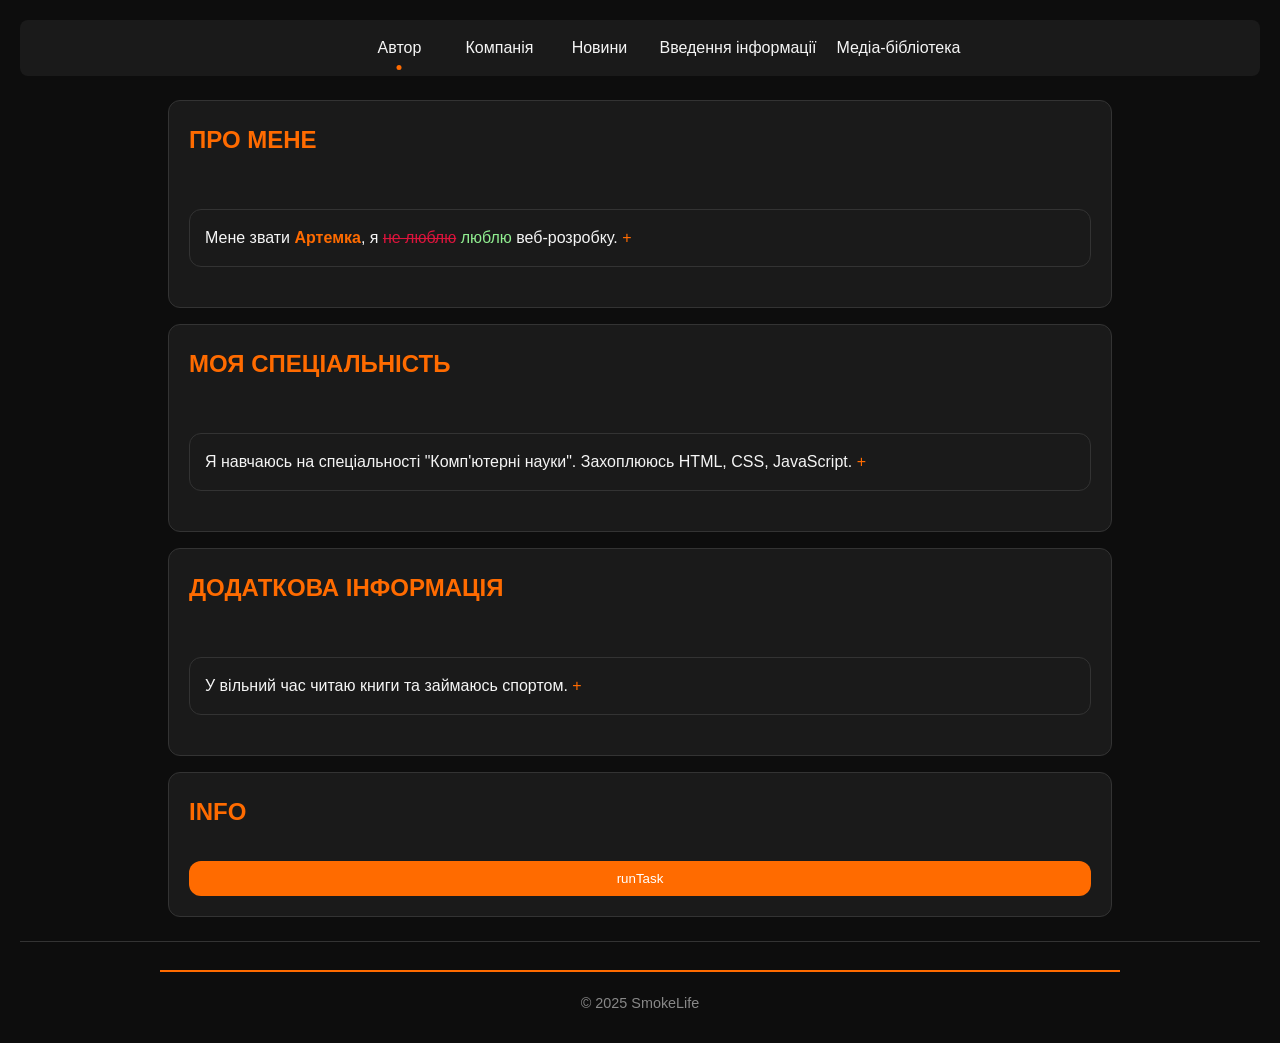
<file: src/author.html>
<!DOCTYPE html>
<html lang="uk">

<head>
	<meta charset="UTF-8">
	<meta name="author" content="Студент Артемка">
	<title>Автор проєкту</title>
	<link rel="stylesheet" href="css/style.css">

	<style>
		#about b {
			color: var(--color-accent);
		}

		#about s {
			color: crimson;
		}

		#about>span {
			color: lightgreen;
		}
	</style>

	<script>
		// Task1
		const pageLoaded = () => {
			console.log('Page loaded.')
		}

		const pageResized = () => {
			console.log('Page resized.')
		}
	</script>

</head>


<body onload="pageLoaded()" onresize="pageResized()">
	<div class="wrapper">
		<!-- Header & Navigation -->
		<header class="header">
			<div class="header__conainer">
				<nav class="nav">
					<ul class="nav-list">
						<li class="nav-item active"><a href="author.html">Автор</a></li>
						<li class="nav-item"><a href="company.html">Компанія</a></li>
						<li class="nav-item"><a href="news.html">Новини</a></li>
						<li class="nav-item"><a href="user.html">Введення інформації</a></li>
						<li class="nav-item"><a href="media.html">Медіа-бібліотека</a></li>
					</ul>
				</nav>
			</div>
		</header>

		<!-- Main content -->
		<main class="main">
			<div class="main__container">

				<section id="about-section" class="section">
					<h1 class="section-title">Про мене</h1>
					<article class="article">
						<p id="about" title="Автор" class="article-text">
							Мене звати <b title="ім'я" id="b1">Артемка</b>, я
							<s id="s1">не люблю</s>
							<span title="факт">люблю</span> веб-розробку.
						</p>
					</article>
				</section>

				<section id="study-section" class="section">
					<h2 class="section-title">Моя спеціальність</h2>
					<article class="article">
						<p id="study" title="Навчання">
							Я навчаюсь на спеціальності "Комп'ютерні науки".
							Захоплююсь HTML, CSS, JavaScript.
						</p>
					</article>
				</section>

				<section id="hobby-section" class="section">
					<h2 class="section-title">Додаткова інформація</h2>
					<article class="article">
						<p id="hobby" title="Хобі">
							У вільний час читаю книги та займаюсь спортом.
						</p>
					</article>
				</section>

				<section id="study-section" class="section">
					<h2 class="section-title">Info</h2>
					<button id="runTask">runTask</button>
				</section>
			</div>
		</main>

		<!-- Footer -->
		<footer class="footer">
			<div class="footer__container">
				<hr class="divider">
				<p class="footer-text">© 2025 SmokeLife</p>
			</div>
		</footer>
	</div>

	<script src="js/script.js"></script>

</body>

</html>
</file>
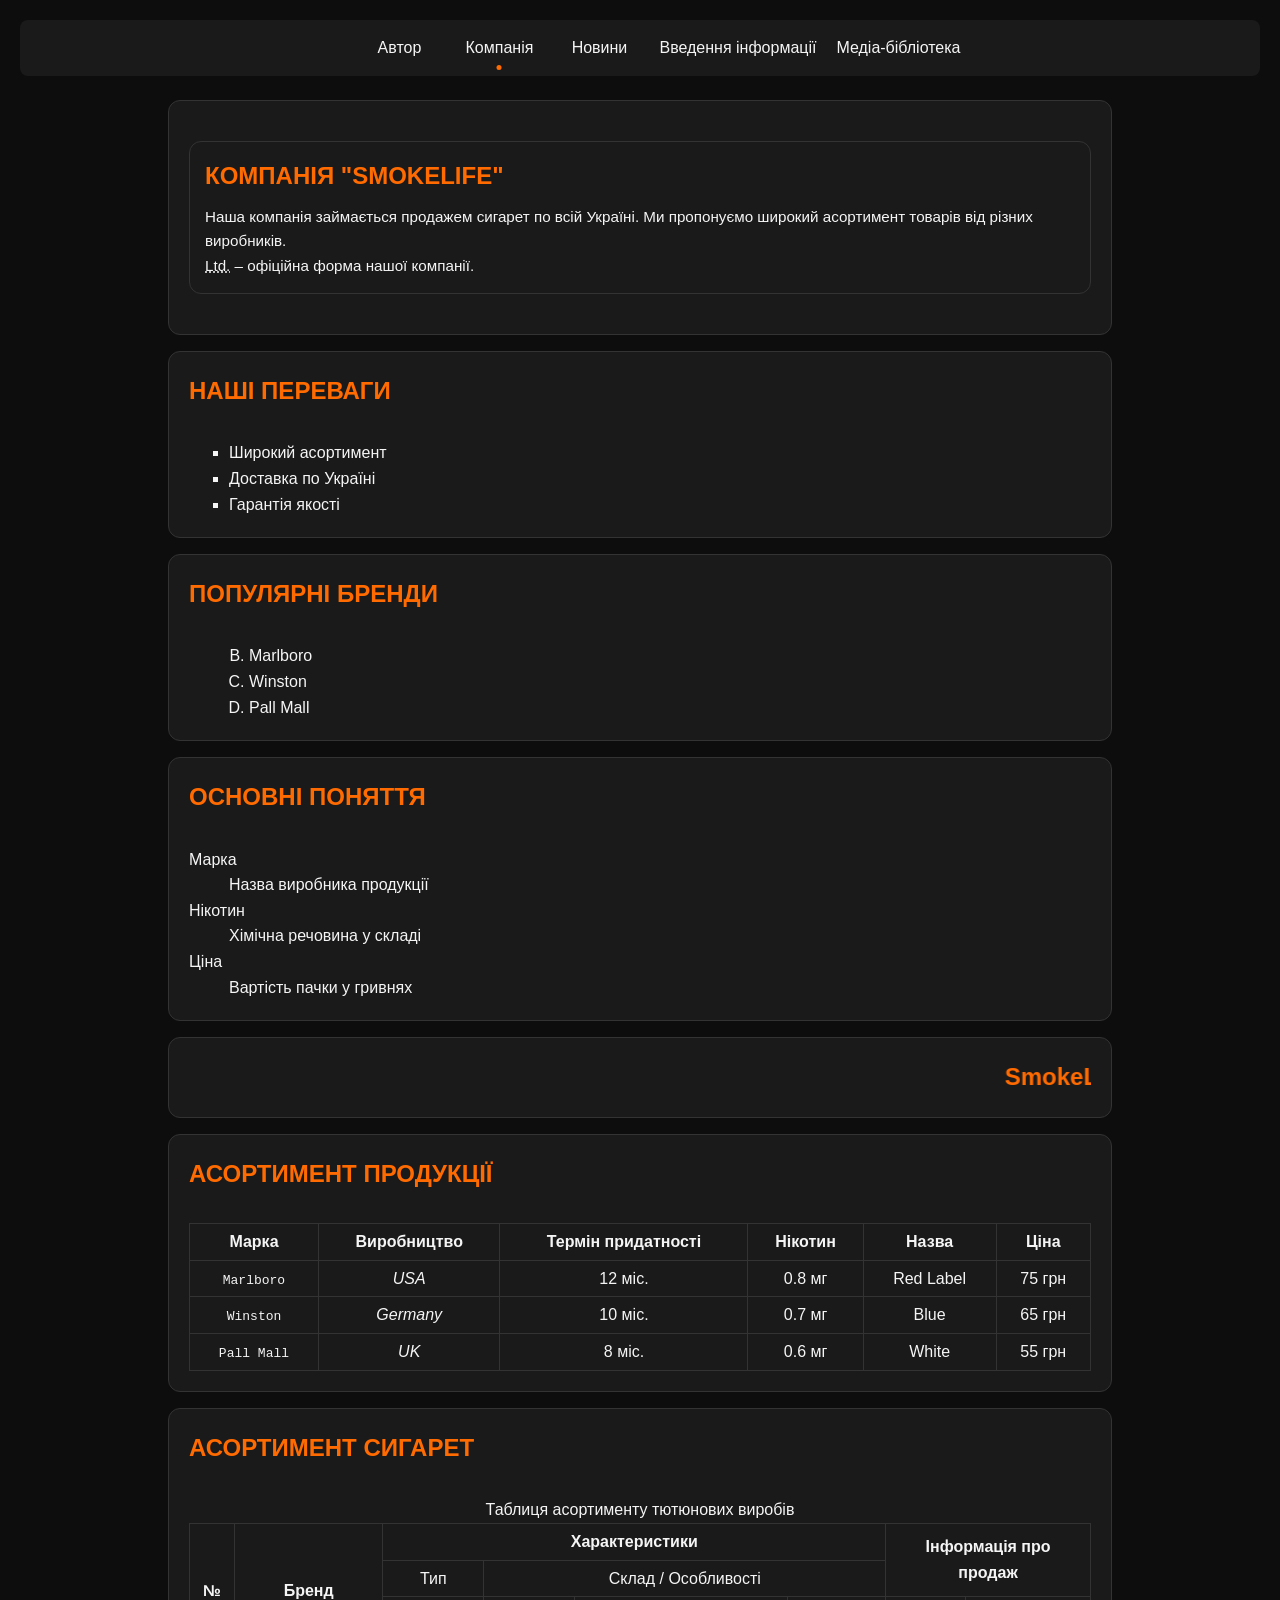
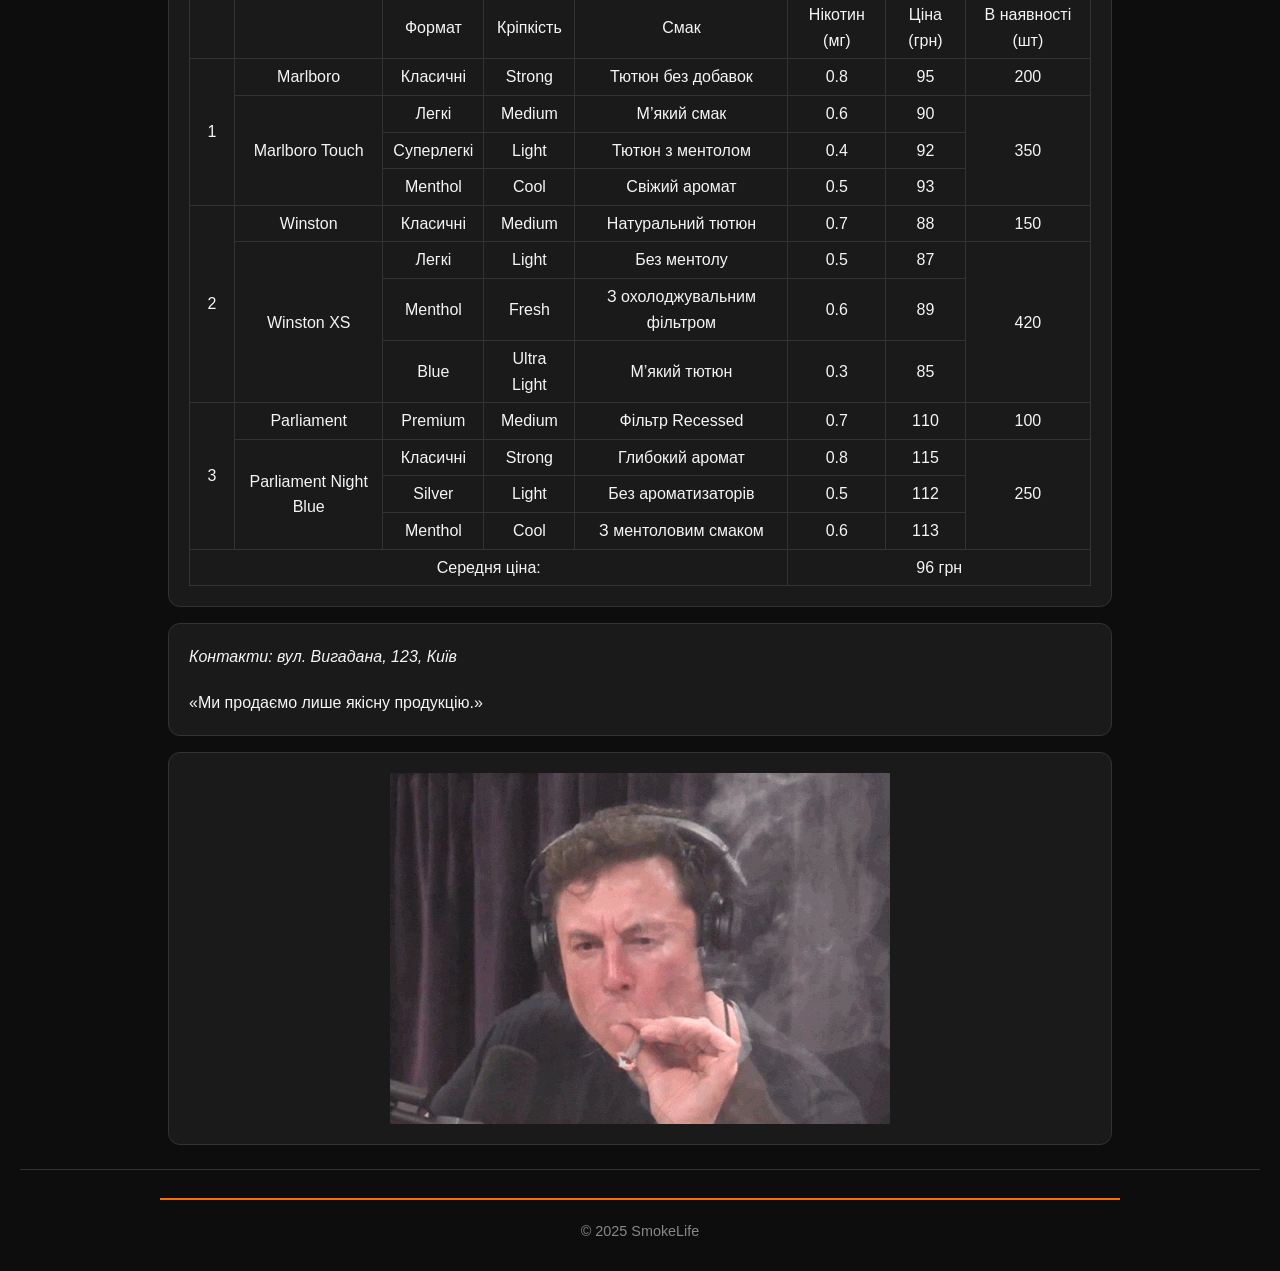
<file: src/company.html>
<!DOCTYPE html>
<html lang="uk">

<head>
	<meta charset="UTF-8">
	<meta name="author" content="Студент Артемка">
	<title>Компанія "SmokeLife"</title>
	<link rel="stylesheet" href="css/style.css">

	<style>
		.product-table {
			width: 100%;
		}

		.logo-img {
			margin: 0 auto;
			width: fit-content;
		}
	</style>
</head>


<body>
	<div class="wrapper">
		<!-- Header & Navigation -->
		<header class="header">
			<div class="header__conainer">
				<nav class="nav">
					<ul class="nav-list">
						<li class="nav-item"><a href="author.html">Автор</a></li>
						<li class="nav-item active"><a href="company.html">Компанія</a></li>
						<li class="nav-item"><a href="news.html">Новини</a></li>
						<li class="nav-item"><a href="user.html">Введення інформації</a></li>
						<li class="nav-item"><a href="media.html">Медіа-бібліотека</a></li>
					</ul>
				</nav>
			</div>
		</header>

		<!-- Main content -->
		<main class="main">
			<div class="main__container">
				<!-- Company Intro -->
				<section id="company-intro" class="section">
					<div class="block">
						<article class="company-description">
							<h2 class="section-title">Компанія "SmokeLife"</h2>
							<p>
								Наша компанія займається продажем сигарет по всій Україні.
								Ми пропонуємо широкий асортимент товарів від різних виробників.
							</p>
							<p>
								<abbr class="short" title="Limited">Ltd.</abbr> – офіційна форма нашої компанії.
							</p>
						</article>
					</div>
				</section>

				<!-- Bulleted list -->
				<section class="section">
					<h2 class="section-title">Наші переваги</h2>
					<ul type="square" title="Список переваг">
						<li class="adv-item">Широкий асортимент</li>
						<li class="adv-item">Доставка по Україні</li>
						<li class="adv-item">Гарантія якості</li>
					</ul>
				</section>

				<!-- Numbered list -->
				<section class="section">
					<h2 class="section-title">Популярні бренди</h2>
					<ol type="A" start="2" style="margin-left:20px;">
						<li value="2" class="brand-item">Marlboro</li>
						<li class="brand-item">Winston</li>
						<li class="brand-item">Pall Mall</li>
					</ol>
				</section>

				<!-- List of definitions -->
				<section class="section">
					<h2 class="section-title">Основні поняття</h2>
					<dl class="definitions" id="defs" title="Терміни компанії">
						<dt title="марка сигарет" class="term">Марка</dt>
						<dd>Назва виробника продукції</dd>
						<dt title="нікотин" class="term">Нікотин</dt>
						<dd>Хімічна речовина у складі</dd>
						<dt title="ціна" class="term">Ціна</dt>
						<dd>Вартість пачки у гривнях</dd>
					</dl>
				</section>

				<!-- marquee -->
				<section class="section marquee-section">
					<marquee scrollamount="5" title="Реклама" id="runtext">
						SmokeLife – тільки якість, тільки оригінал!
					</marquee>
				</section>

				<!-- Products Table -->
				<section id="products" class="section">
					<h2 class="section-title">Асортимент продукції</h2>
					<table class="product-table">
						<thead>
							<tr>
								<th>Марка</th>
								<th>Виробництво</th>
								<th>Термін придатності</th>
								<th>Нікотин</th>
								<th>Назва</th>
								<th>Ціна</th>
							</tr>
						</thead>
						<tbody>
							<tr>
								<td><code id="c1" title="марка">Marlboro</code></td>
								<td><var id="v1" title="виробник">USA</var></td>
								<td>12 міс.</td>
								<td>0.8 мг</td>
								<td>Red Label</td>
								<td>75 грн</td>
							</tr>
							<tr>
								<td><code id="c2" title="марка">Winston</code></td>
								<td><var id="v2" title="виробник">Germany</var></td>
								<td>10 міс.</td>
								<td>0.7 мг</td>
								<td>Blue</td>
								<td>65 грн</td>
							</tr>
							<tr>
								<td><code id="c3" title="марка">Pall Mall</code></td>
								<td><var id="v3" title="виробник">UK</var></td>
								<td>8 міс.</td>
								<td>0.6 мг</td>
								<td>White</td>
								<td>55 грн</td>
							</tr>
						</tbody>
					</table>
				</section>

				<!-- Table -->
				<section class="section">
					<h2 class="section-title">Асортимент сигарет</h2>
					<table border="1" cellspacing="0" cellpadding="4">
						<caption>Таблиця асортименту тютюнових виробів</caption>
						<thead>
							<tr>
								<th rowspan="3">№</th>
								<th rowspan="3">Бренд</th>
								<th colspan="4">Характеристики</th>
								<th rowspan="2" colspan="2">Інформація про продаж</th>
							</tr>
							<tr>
								<td>Тип</td>
								<td colspan="3">Склад / Особливості</td>
							</tr>
							<tr>
								<td>Формат</td>
								<td>Кріпкість</td>
								<td>Смак</td>
								<td>Нікотин (мг)</td>
								<td>Ціна (грн)</td>
								<td>В наявності (шт)</td>
							</tr>
						</thead>

						<tbody>
							<tr>
								<td rowspan="4" style="width: 5%;">1</td>
								<td>Marlboro</td>
								<td>Класичні</td>
								<td>Strong</td>
								<td>Тютюн без добавок</td>
								<td>0.8</td>
								<td>95</td>
								<td>200</td>
							</tr>
							<tr>
								<td rowspan="3">Marlboro Touch</td>
								<td>Легкі</td>
								<td>Medium</td>
								<td>М’який смак</td>
								<td>0.6</td>
								<td>90</td>
								<td rowspan="3">350</td>
							</tr>
							<tr>
								<td>Суперлегкі</td>
								<td>Light</td>
								<td>Тютюн з ментолом</td>
								<td>0.4</td>
								<td>92</td>
							</tr>
							<tr>
								<td>Menthol</td>
								<td>Cool</td>
								<td>Свіжий аромат</td>
								<td>0.5</td>
								<td>93</td>
							</tr>

							<tr>
								<td rowspan="4">2</td>
								<td>Winston</td>
								<td>Класичні</td>
								<td>Medium</td>
								<td>Натуральний тютюн</td>
								<td>0.7</td>
								<td>88</td>
								<td>150</td>
							</tr>
							<tr>
								<td rowspan="3">Winston XS</td>
								<td>Легкі</td>
								<td>Light</td>
								<td>Без ментолу</td>
								<td>0.5</td>
								<td>87</td>
								<td rowspan="3">420</td>
							</tr>
							<tr>
								<td>Menthol</td>
								<td>Fresh</td>
								<td>З охолоджувальним фільтром</td>
								<td>0.6</td>
								<td>89</td>
							</tr>
							<tr>
								<td>Blue</td>
								<td>Ultra Light</td>
								<td>М’який тютюн</td>
								<td>0.3</td>
								<td>85</td>
							</tr>

							<tr>
								<td rowspan="4">3</td>
								<td>Parliament</td>
								<td>Premium</td>
								<td>Medium</td>
								<td>Фільтр Recessed</td>
								<td>0.7</td>
								<td>110</td>
								<td>100</td>
							</tr>
							<tr>
								<td rowspan="3">Parliament Night Blue</td>
								<td>Класичні</td>
								<td>Strong</td>
								<td>Глибокий аромат</td>
								<td>0.8</td>
								<td>115</td>
								<td rowspan="3">250</td>
							</tr>
							<tr>
								<td>Silver</td>
								<td>Light</td>
								<td>Без ароматизаторів</td>
								<td>0.5</td>
								<td>112</td>
							</tr>
							<tr>
								<td>Menthol</td>
								<td>Cool</td>
								<td>З ментоловим смаком</td>
								<td>0.6</td>
								<td>113</td>
							</tr>

						</tbody>

						<tfoot>
							<tr>
								<td colspan="5">Середня ціна:</td>
								<td colspan="4">96 грн</td>
							</tr>
						</tfoot>
					</table>
				</section>


				<!-- Contacts and Quote -->
				<section id="contacts" class="section">
					<address class="contact-info">
						Контакти: вул. Вигадана, 123, Київ
					</address>
					<blockquote class="quote">
						<q>Ми продаємо лише якісну продукцію.</q>
					</blockquote>
				</section>

				<!-- Logo Section -->
				<section id="logo-section" class="section">
					<img id="logo" class="logo-img" src="img/g1hQ.gif" alt="Лого компанії">
				</section>

			</div>
		</main>

		<!-- Footer -->
		<footer class="footer">
			<div class="footer__container">
				<hr class="divider">
				<p class="footer-text">© 2025 SmokeLife</p>
			</div>
		</footer>
	</div>

	<script src="js/script.js"></script>

</body>

</html>
</file>
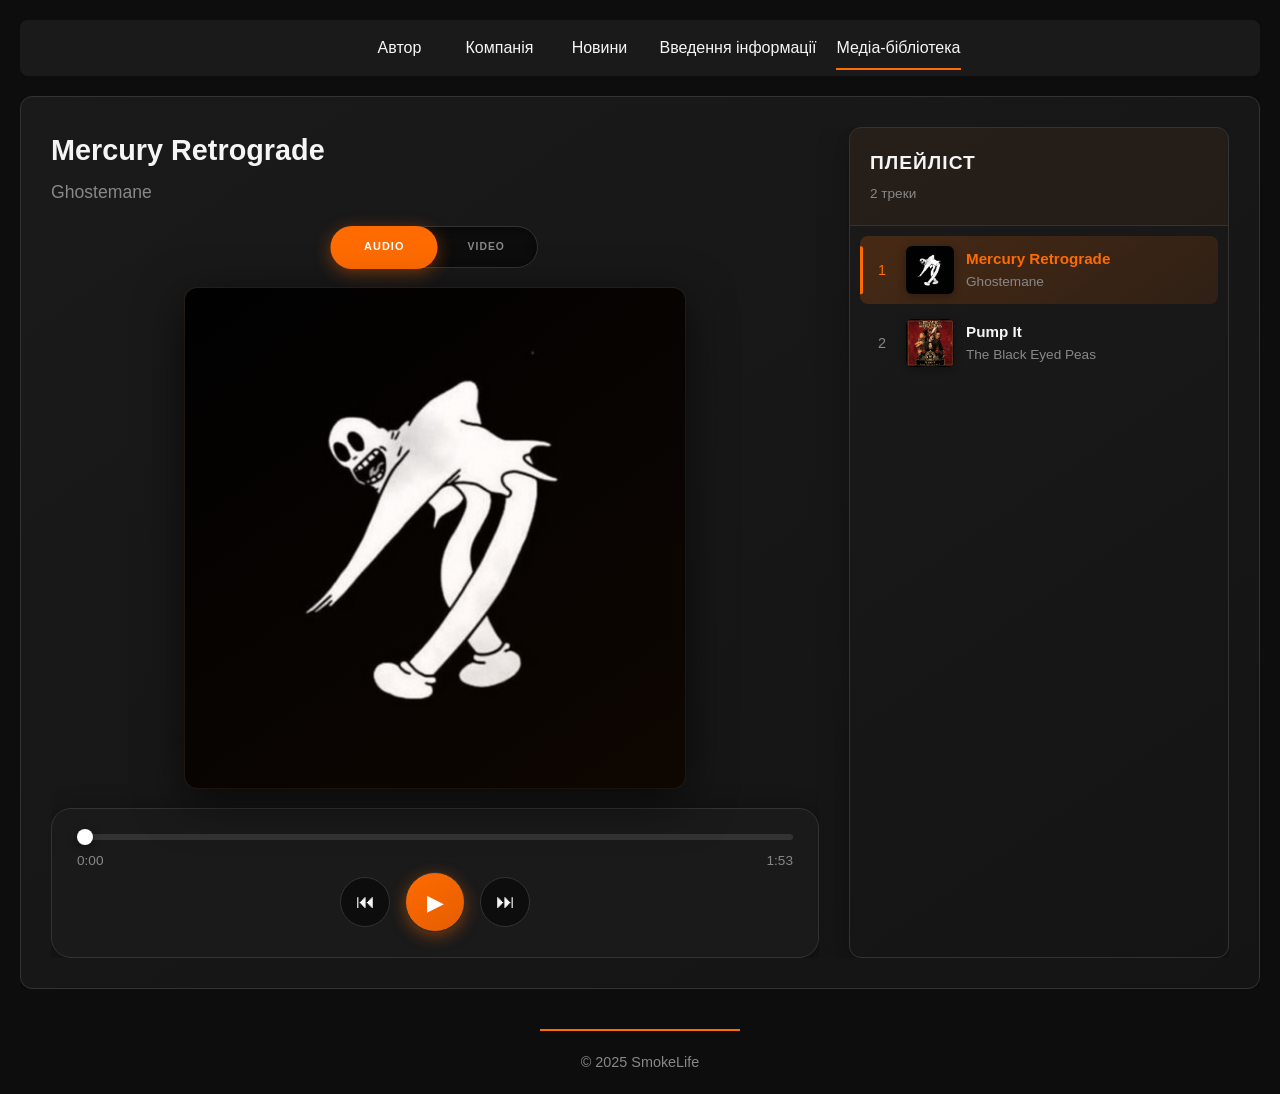
<file: src/media.html>
<!DOCTYPE html>
<html lang="uk">

<head>
	<meta charset="UTF-8">
	<meta name="viewport" content="width=device-width, initial-scale=1.0">
	<title>Медіа-бібліотека</title>
	<link rel="preconnect" href="https://fonts.googleapis.com">
	<link rel="preconnect" href="https://fonts.gstatic.com" crossorigin>
	<link rel="stylesheet" href="css/media.css">
</head>

<body>
	<div class="wrapper">
		<!-- Header & Navigation -->
		<header class="header">
			<div class="header__conainer">
				<nav class="nav">
					<ul class="nav-list">
						<li class="nav-item"><a href="author.html">Автор</a></li>
						<li class="nav-item"><a href="company.html">Компанія</a></li>
						<li class="nav-item"><a href="news.html">Новини</a></li>
						<li class="nav-item"><a href="user.html">Введення інформації</a></li>
						<li class="nav-item active"><a href="media.html">Медіа-бібліотека</a></li>
					</ul>
				</nav>
			</div>
		</header>

		<!-- Main -->
		<main class="main">
			<div class="main__container">
				<section class="section">
					<!-- <h2 class="section-title">Media Player</h2> -->

					<div class="player-layout">
						<!-- Left side - Player -->
						<div class="player-main">
							<!-- Track Info -->
							<div class="track-info">
								<div class="track-title" id="trackTitle">Mercury Retrograde</div>
								<div class="track-artist" id="trackArtist">Ghostemane</div>
							</div>

							<!-- Toggle Audio/Video -->
							<div class="media-toggle" id="mediaToggle">
								<div class="media-toggle-option active" data-mode="audio">Audio</div>
								<div class="media-toggle-option" data-mode="video">Video</div>
							</div>

							<!-- Media Display -->
							<div class="media-display">
								<img id="cover" src="media/Ghostemane/Ghostemane_Mercury_Retrograde.jpg" alt="Cover"
									class="cover active">
								<video id="videoPlayer" poster="media/Ghostemane/Ghostemane_Mercury_Retrograde.jpg"
									class="video-wrapper">
									<source src="media/Ghostemane/Ghostemane_Mercury_Retrograde.mp4" type="video/mp4">
									Ваш браузер не підтримує відео.
								</video>
							</div>

							<!-- Controls -->
							<div class="control-center">
								<div class="progress-section">
									<input type="range" id="progress" min="0" max="100" value="0">
									<div class="time-display">
										<span id="time">0:00</span>
										<span id="duration">0:00</span>
									</div>
								</div>

								<div class="controls-buttons">
									<button class="control-btn" id="prevBtn">⏮</button>
									<button class="control-btn play-btn" id="playPause">▶</button>
									<button class="control-btn" id="nextBtn">⏭</button>
								</div>
							</div>

							<!-- Audio -->
							<audio id="audioPlayer">
								<source src="media/Ghostemane/Ghostemane_Mercury_Retrograde.mp3" type="audio/mpeg">
								Ваш браузер не підтримує аудіо.
							</audio>
						</div>

						<!-- Right side - Playlist -->
						<div class="playlist-sidebar">
							<div class="playlist-header">
								<h3>Плейліст</h3>
								<div class="playlist-stats" id="playlistStats">3 треки</div>
							</div>
							<div class="playlist" id="playlist"></div>
						</div>
					</div>
				</section>
			</div>
		</main>

		<!-- Footer -->
		<footer class="footer">
			<hr class="divider">
			<p class="footer-text">© 2025 SmokeLife</p>
		</footer>
	</div>

	<script src="js/media.js"></script>
</body>
</file>
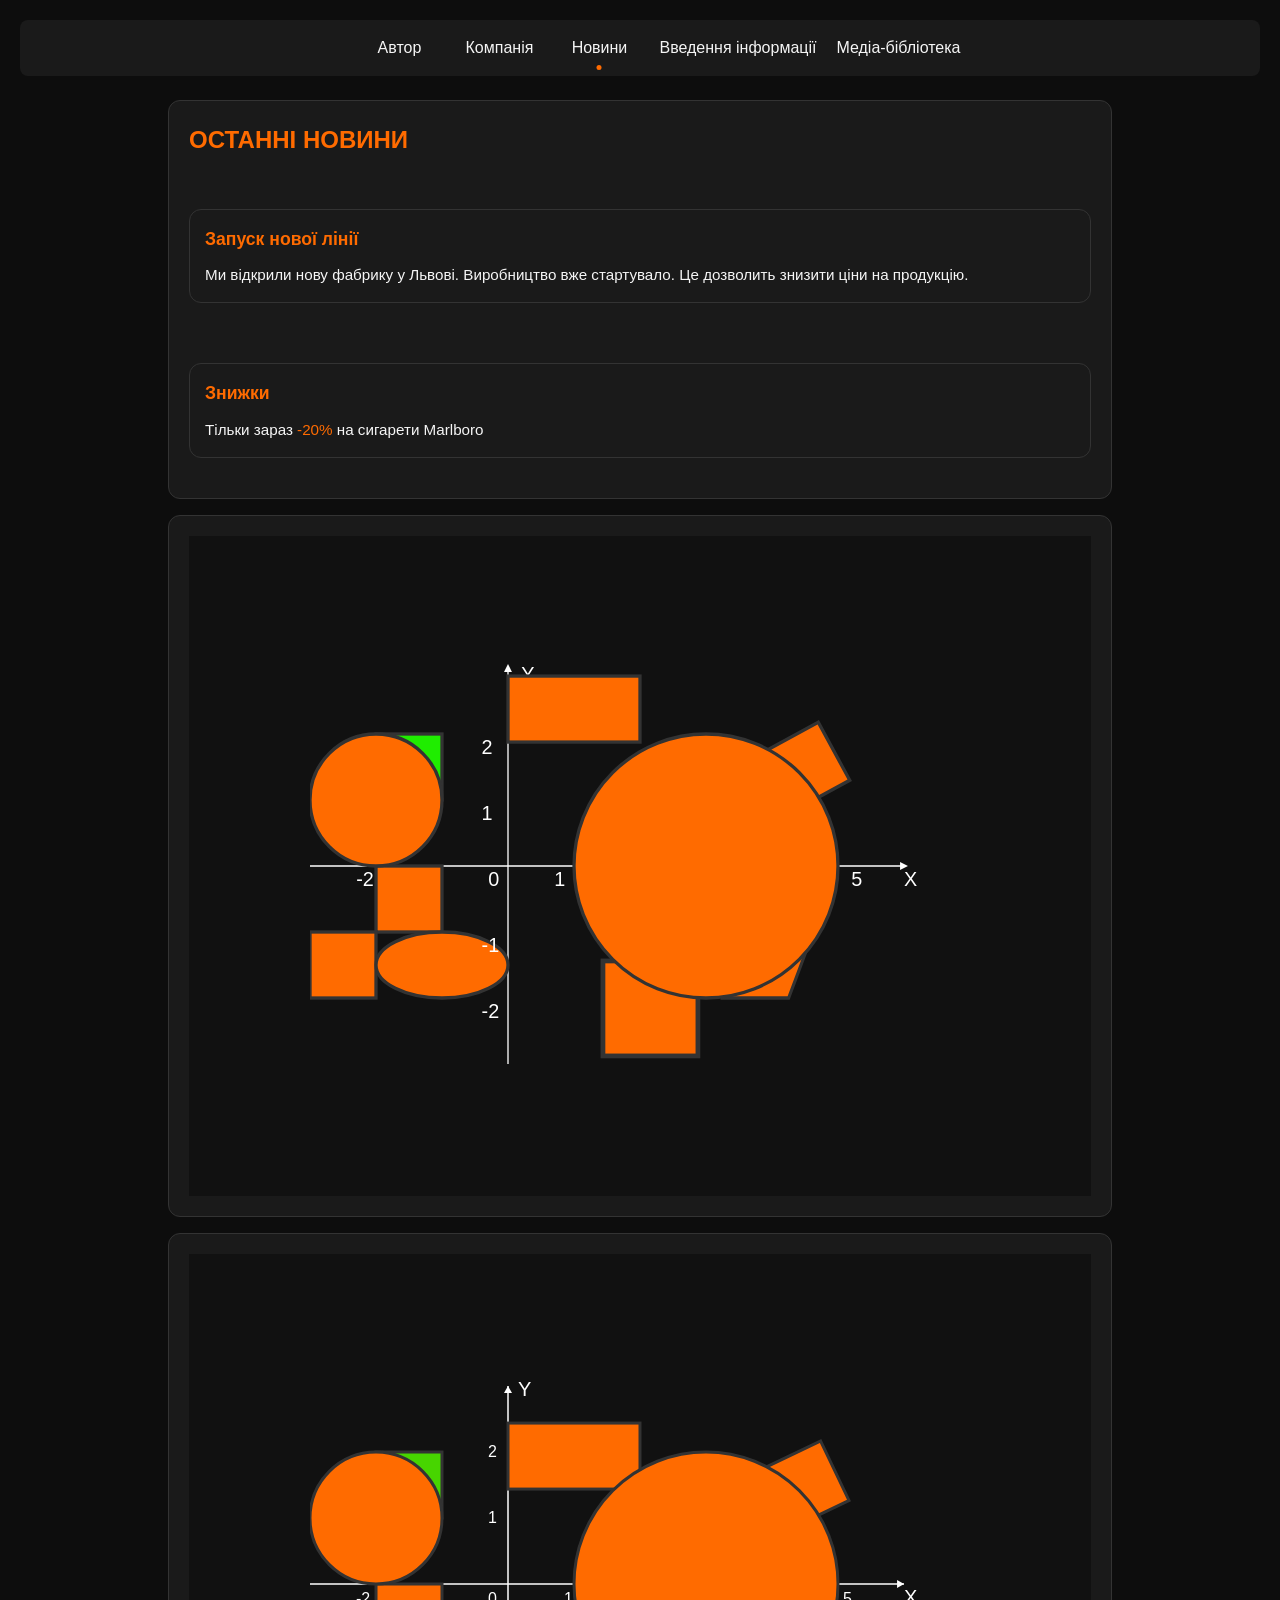
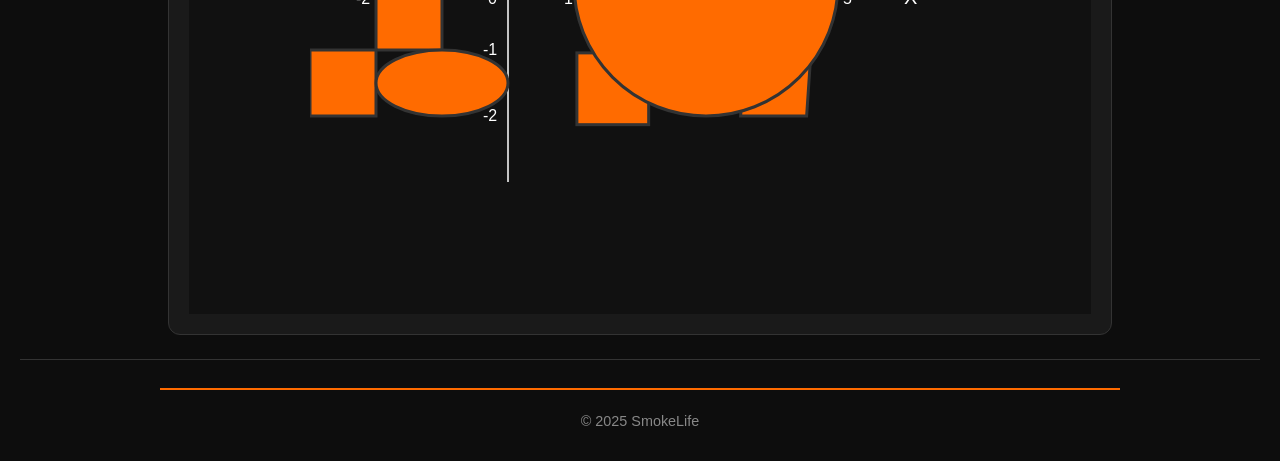
<file: src/news.html>
<!DOCTYPE html>
<html lang="uk">

<head>
	<meta charset="UTF-8">
	<meta name="author" content="Студент Артемка">
	<title>Новини компанії "SmokeLife"</title>
	<link rel="stylesheet" href="css/style.css">
</head>

<body>
	<div class="wrapper">
		<!-- Header & Navigation -->
		<header class="header">
			<div class="header__conainer">
				<nav class="nav">
					<ul class="nav-list">
						<li class="nav-item"><a href="author.html">Автор</a></li>
						<li class="nav-item"><a href="company.html">Компанія</a></li>
						<li class="nav-item active"><a href="news.html">Новини</a></li>
						<li class="nav-item"><a href="user.html">Введення інформації</a></li>
						<li class="nav-item"><a href="media.html">Медіа-бібліотека</a></li>
					</ul>
				</nav>
			</div>
		</header>

		<!-- Main content -->
		<main class="main">
			<div class="main__container">

				<section id="news-section" class="section">
					<h2 class="section-title">Останні новини</h2>

					<article id="n1" class="news-article">
						<h2 class="news-title">Запуск нової лінії</h2>
						<p class="news-text">
							Ми відкрили нову фабрику у Львові.
							Виробництво вже стартувало.
							Це дозволить знизити ціни на продукцію.
						</p>
					</article>

					<article id="n2" class="news-article">
						<h2 class="news-title">Знижки</h2>
						<p class="news-text">
							Тільки зараз <span class="discount">-20%</span> на сигарети
							Marlboro
						</p>
					</article>
				</section>

				<section class="section">
					<div class="svg-container">
						<svg xmlns="http://www.w3.org/2000/svg" preserveAspectRatio="xMidYMid meet"
							viewBox="-3 -5 10 10">

							<!-- Markers -->
							<defs>
								<marker id="arrow" markerWidth="6" markerHeight="6" refX="3" refY="3" orient="auto">
									<polygon points="0,0 6,3 0,6" fill="#fff" />
								</marker>

								<path id="curve" d="M -3 2 C -1 4, 3 4, 5 2" fill="none" />
							</defs>

							<!-- Axis -->
							<g>
								<line x1="-4" y1="0" x2="6" y2="0" stroke="#fff" stroke-width="0.02"
									marker-end="url(#arrow)" />
								<text x="6" y="0.3" font-size="0.3">X</text>

								<line x1="0" y1="3" x2="0" y2="-3" stroke="#fff" stroke-width="0.02"
									marker-end="url(#arrow)" />
								<text x="0.2" y="-2.8" font-size="0.3">Y</text>
							</g>

							<g fill="#ff6b00" stroke="#333" stroke-width="0.05" transform="scale(1, -1)">
								<rect x="-2" y="1" width="1" height="1">
									<animate attributeName="fill" values="#ff6b00;#00ff00;#ff6b00" dur="3s"
										repeatCount="indefinite" />
								</rect>

								<rect x="0" y="1" width="2" height="1">
									<animateTransform attributeName="transform" type="translate" values="0,0;0,1;0,0"
										dur="3s" repeatCount="indefinite" />
								</rect>

								<rect x="4" y="1" width="1" height="1">
									<animateTransform attributeName="transform" type="rotate" from="0 4.5 1.5"
										to="360 4.5 1.5" dur="4s" repeatCount="indefinite" />
								</rect>

								<rect x="1" y="-2" width="1" height="1">
									<animateTransform attributeName="transform" type="scale" values="1;1.5;1" dur="3s"
										repeatCount="indefinite" />
								</rect>

								<rect x="4" y="-2" width="1" height="1">
									<animateTransform attributeName="transform" type="skewX" values="0;30;0" dur="2s"
										repeatCount="indefinite" />
								</rect>

								<rect x="-2" y="-1" width="1" height="1" />
								<rect x="-3" y="-2" width="1" height="1" />
								<circle cx="-2" cy="1" r="1" />
								<circle cx="3" cy="0" r="2" />
								<ellipse cx="-1" cy="-1.5" rx="1" ry="0.5" />
							</g>

							<!-- Axis numbers -->
							<g font-size="0.3" fill="white">
								<text x="-3.3" y="0.3">-3</text>
								<text x="-2.3" y="0.3">-2</text>
								<text x="0.7" y="0.3">1</text>
								<text x="5.2" y="0.3">5</text>
								<text x="-0.3" y="0.3">0</text>
								<text x="-0.4" y="1.3">-1</text>
								<text x="-0.4" y="2.3">-2</text>
								<text x="-0.4" y="-0.7">1</text>
								<text x="-0.4" y="-1.7">2</text>
							</g>

						</svg>
					</div>
				</section>

				<section class="section">
					<div class="canvas-container">
						<canvas id="canvas" width="660" height="660"></canvas>
					</div>
				</section>
			</div>
		</main>

		<!-- Footer -->
		<footer class="footer">
			<div class="footer__container">
				<hr class="divider">
				<p class="footer-text">© 2025 SmokeLife</p>
			</div>
		</footer>
	</div>

	<script>
		const canvas = document.getElementById('canvas')
		const ctx = canvas.getContext('2d')

		const width = canvas.width
		const height = canvas.height
		const scale = 66

		function toCanvasX(svgX) {
			return (svgX + 3) * scale
		}

		function toCanvasY(svgY) {
			return height / 2 - svgY * scale
		}

		function drawArrow(x1, y1, x2, y2) {
			const headLength = 8
			const angle = Math.atan2(y2 - y1, x2 - x1)

			ctx.beginPath()
			ctx.moveTo(x1, y1)
			ctx.lineTo(x2, y2)
			ctx.stroke()

			ctx.beginPath()
			ctx.moveTo(x2, y2)
			ctx.lineTo(x2 - headLength * Math.cos(angle - Math.PI / 6), y2 - headLength * Math.sin(angle - Math.PI / 6))
			ctx.lineTo(x2 - headLength * Math.cos(angle + Math.PI / 6), y2 - headLength * Math.sin(angle + Math.PI / 6))
			ctx.closePath()
			ctx.fillStyle = '#fff'
			ctx.fill()
		}

		let time = 0

		function animate() {
			ctx.clearRect(0, 0, width, height)

			// Coordinate axes
			ctx.strokeStyle = '#fff'
			ctx.lineWidth = 1.5

			// X axis
			drawArrow(toCanvasX(-4), toCanvasY(0), toCanvasX(6), toCanvasY(0))
			ctx.fillStyle = '#fff'
			ctx.font = '20px Arial'
			ctx.fillText('X', toCanvasX(6), toCanvasY(0) + 20)

			// Y axis
			drawArrow(toCanvasX(0), toCanvasY(-3), toCanvasX(0), toCanvasY(3))
			ctx.fillText('Y', toCanvasX(0) + 10, toCanvasY(3) + 10)

			// Signatures on axes
			ctx.font = '16px Arial'
			ctx.fillText('-2', toCanvasX(-2) - 20, toCanvasY(0) + 20)
			ctx.fillText('1', toCanvasX(1) - 10, toCanvasY(0) + 20)
			ctx.fillText('5', toCanvasX(5) + 5, toCanvasY(0) + 20)
			ctx.fillText('0', toCanvasX(0) - 20, toCanvasY(0) + 20)
			ctx.fillText('-1', toCanvasX(0) - 25, toCanvasY(-1) + 5)
			ctx.fillText('-2', toCanvasX(0) - 25, toCanvasY(-2) + 5)
			ctx.fillText('1', toCanvasX(0) - 20, toCanvasY(1) + 5)
			ctx.fillText('2', toCanvasX(0) - 20, toCanvasY(2) + 5)

			// Animation for changing color
			const colorPhase = (Math.sin(time * 2 * Math.PI / 3) + 1) / 2
			const r = Math.floor(255 * (1 - colorPhase) + 0 * colorPhase)
			const g = Math.floor(107 * (1 - colorPhase) + 255 * colorPhase)
			const b = Math.floor(0 * (1 - colorPhase) + 0 * colorPhase)

			ctx.strokeStyle = '#333'
			ctx.lineWidth = 3

			// Rect 1: Color change
			ctx.fillStyle = `rgb(${r}, ${g}, ${b})`
			ctx.fillRect(toCanvasX(-2), toCanvasY(2), scale, scale)
			ctx.strokeRect(toCanvasX(-2), toCanvasY(2), scale, scale)

			// Rect 2: up-down movement
			const translateY = Math.sin(time * 2 * Math.PI / 3) * scale
			ctx.fillStyle = '#ff6b00'
			ctx.fillRect(toCanvasX(0), toCanvasY(2) - translateY, scale * 2, scale)
			ctx.strokeRect(toCanvasX(0), toCanvasY(2) - translateY, scale * 2, scale)

			// Rect 3: rotation
			ctx.save()
			const centerX = toCanvasX(4.5)
			const centerY = toCanvasY(1.5)
			ctx.translate(centerX, centerY)
			ctx.rotate(-(time * 2 * Math.PI / 4))
			ctx.translate(-centerX, -centerY)
			ctx.fillStyle = '#ff6b00'
			ctx.fillRect(toCanvasX(4), toCanvasY(2), scale, scale)
			ctx.strokeRect(toCanvasX(4), toCanvasY(2), scale, scale)
			ctx.restore()

			// Rect 4: Scaling
			const scaleValue = 1 + 0.2 * Math.sin(time * 2 * Math.PI / 3)
			const rectSize = scale * scaleValue
			const offsetX = (scale - rectSize) / 2
			const offsetY = (scale - rectSize) / 2
			ctx.fillStyle = '#ff6b00'
			ctx.fillRect(toCanvasX(1) - offsetX, toCanvasY(-1) - offsetY, rectSize, rectSize)
			ctx.strokeRect(toCanvasX(1) - offsetX, toCanvasY(-1) - offsetY, rectSize, rectSize)

			// Rect 5: skew
			ctx.save()
			const skewAngle = (5 * Math.sin(time * 2 * Math.PI / 2)) * Math.PI / 180
			ctx.transform(1, 0, Math.tan(skewAngle), 1, 0, 0)
			ctx.fillStyle = '#ff6b00'
			ctx.fillRect(toCanvasX(4), toCanvasY(-1), scale, scale)
			ctx.strokeRect(toCanvasX(4), toCanvasY(-1), scale, scale)
			ctx.restore()

			// Static rect
			ctx.fillStyle = '#ff6b00'
			ctx.fillRect(toCanvasX(-2), toCanvasY(0), scale, scale)
			ctx.strokeRect(toCanvasX(-2), toCanvasY(0), scale, scale)

			ctx.fillRect(toCanvasX(-3), toCanvasY(-1), scale, scale)
			ctx.strokeRect(toCanvasX(-3), toCanvasY(-1), scale, scale)

			// Circles
			ctx.beginPath()
			ctx.arc(toCanvasX(-2), toCanvasY(1), scale, 0, 2 * Math.PI)
			ctx.fill()
			ctx.stroke()

			ctx.beginPath()
			ctx.arc(toCanvasX(3), toCanvasY(0), scale * 2, 0, 2 * Math.PI)
			ctx.fill()
			ctx.stroke()

			// Ellipse
			ctx.beginPath()
			ctx.ellipse(toCanvasX(-1), toCanvasY(-1.5), scale, scale * 0.5, 0, 0, 2 * Math.PI)
			ctx.fill()
			ctx.stroke()

			time += 1 / 60
			requestAnimationFrame(animate)
		}

		animate()
	</script>

	<script src="js/script.js"></script>

</body>

</html>
</file>
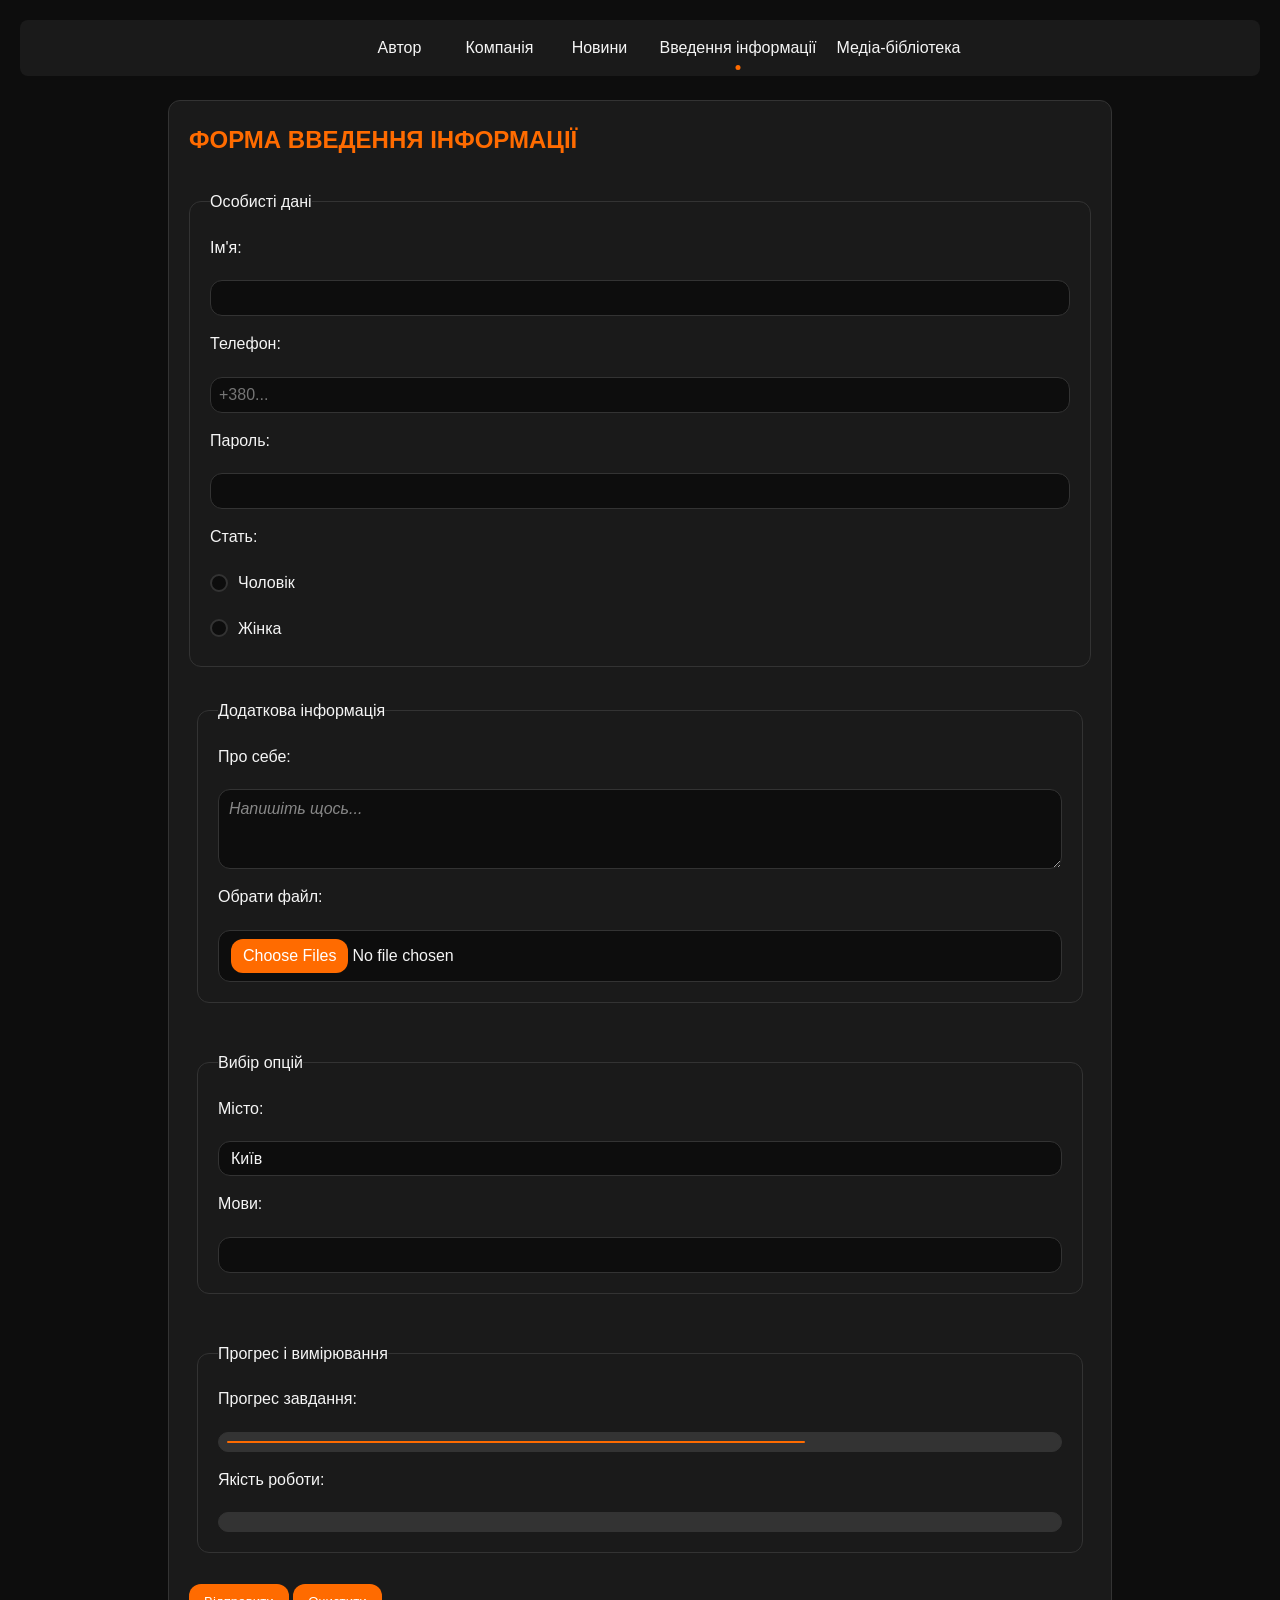
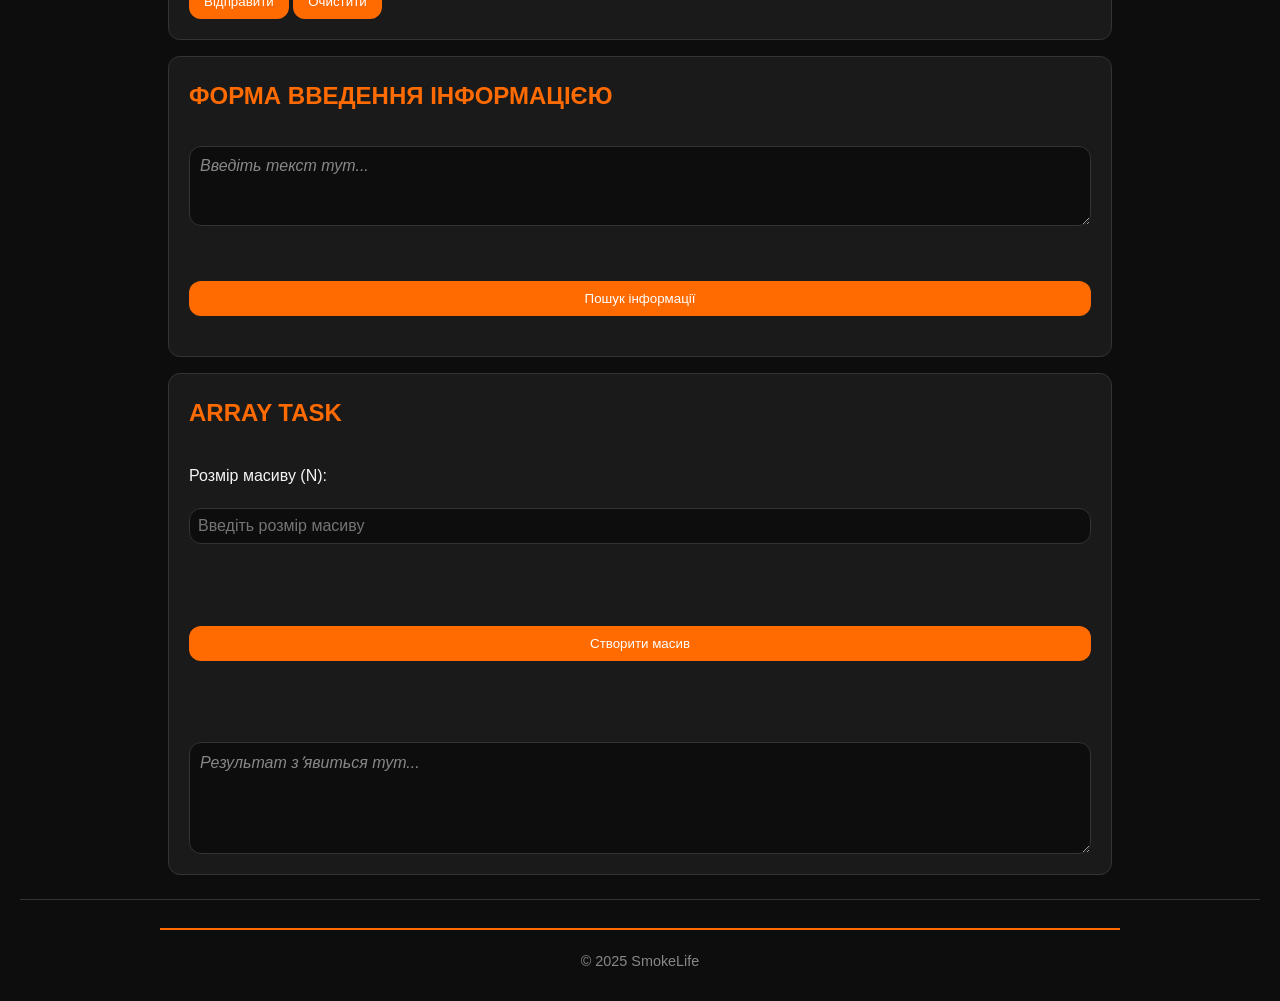
<file: src/user.html>
<!DOCTYPE html>
<html lang="uk">

<head>
	<meta charset="UTF-8">
	<meta name="viewport" content="width=device-width, initial-scale=1.0">
	<title>Сторінка введення інформації</title>
	<link rel="stylesheet" href="css/style.css">
</head>

<body>
	<div class="wrapper">
		<!-- Header & Navigation -->
		<header class="header">
			<div class="header__conainer">
				<nav class="nav">
					<ul class="nav-list">
						<li class="nav-item"><a href="author.html">Автор</a></li>
						<li class="nav-item"><a href="company.html">Компанія</a></li>
						<li class="nav-item"><a href="news.html">Новини</a></li>
						<li class="nav-item active"><a href="user.html">Введення інформації</a></li>
						<li class="nav-item"><a href="media.html">Медіа-бібліотека</a></li>
					</ul>
				</nav>
			</div>
		</header>

		<!-- Main content -->
		<main class="main">
			<div class="main__container">
				<section class="section">
					<h2 class="section-title">Форма введення інформації</h2>
					<form action="#">
						<fieldset>
							<legend>Особисті дані</legend>
							<label for="name">Ім'я:</label>
							<input type="text" id="name" name="name" maxlength="50">

							<label for="tel">Телефон:</label>
							<input type="tel" id="tel" name="tel" placeholder="+380..." pattern="[+]{1}[0-9]{12}">

							<label for="password">Пароль:</label>
							<input type="password" id="password" name="password" maxlength="20">

							<label>Стать:</label>
							<div class="gender-options">
								<input type="radio" id="male" name="gender" value="male">
								<label for="male">Чоловік</label>

								<input type="radio" id="female" name="gender" value="female">
								<label for="female">Жінка</label>
							</div>

							<input type="hidden" name="user_id" value="12345">
						</fieldset>

						<fieldset class="section">
							<legend>Додаткова інформація</legend>

							<label for="about">Про себе:</label>
							<textarea id="about" class="auto-resize" placeholder="Напишіть щось..."></textarea>

							<label for="file">Обрати файл:</label>
							<input type="file" id="file" name="file" multiple>
						</fieldset>

						<fieldset class="section">
							<legend>Вибір опцій</legend>

							<label for="city">Місто:</label>
							<select id="city" name="city" required>
								<optgroup label="Україна">
									<option value="kyiv">Київ</option>
									<option value="lviv">Львів</option>
								</optgroup>
								<optgroup label="Інші країни">
									<option value="warsaw">Варшава</option>
									<option value="paris">Париж</option>
								</optgroup>
							</select>

							<label for="languages">Мови:</label>
							<datalist id="languages">
								<option value="Українська"></option>
								<option value="Англійська"></option>
								<option value="Французька"></option>
							</datalist>
							<input list="languages" name="language">
						</fieldset>

						<fieldset class="section">
							<legend>Прогрес і вимірювання</legend>

							<label for="progress">Прогрес завдання:</label>
							<progress id="progress" value="70" max="100"></progress>

							<label for="meter">Якість роботи:</label>
							<meter id="meter" value="0.7" min="0" max="1" high="0.9"></meter>
						</fieldset>

						<div class="form-buttons">
							<button type="submit">Відправити</button>
							<button type="reset">Очистити</button>
						</div>
					</form>
				</section>

				<!-- 
					Привіт, друзі! Сьогодні ми тестуємо регулярні вирази.  
					Слова: ровер, риби, стіл, книга, причал, річ.  
					Числа: 123, 4567, 89, 0.  
					Цифри окремо: 1 2 3 4 5.  
					Декілька слів, які починаються з букви і закінчуються на р або и: ровер, риби, причал, річ.
				-->

				<section class="section">
					<h2 class="section-title">Форма введення інформацією</h2>
					<form id="textForm" action="# ">
						<textarea id="inputText" class="auto-resize" placeholder="Введіть текст тут..."></textarea>
						<br>
						<button type="button" id="searchBtn">Пошук інформації</button>
					</form>

					<div class="results" id="results" style="white-space: pre-wrap;"></div>
				</section>

				<section class="section">
					<h2 class="section-title">Array Task</h2>
					<form id="arrayForm" action="#">
						<label for="arraySize">Розмір масиву (N):</label>
						<input type="number" id="arraySize" name="arraySize" min="1" placeholder="Введіть розмір масиву"
							required>
						<br><br>
						<button type="button" id="arrayTaskBtn">Створити масив</button>
						<br><br>
						<textarea id="arrayOutput" rows="5" cols="50" readonly
							placeholder="Результат зʼявиться тут..."></textarea>
					</form>
				</section>

			</div>
		</main>

		<!-- Footer -->
		<footer class="footer">
			<div class="footer__container">
				<hr class="divider">
				<p class="footer-text">© 2025 SmokeLife</p>
			</div>
		</footer>
	</div>

	<script src="js/script.js"></script>
</body>

</html>
</file>
<file: src/css/style.css>
/* reset */
*,
*::before,
*::after {
	margin: 0;
	padding: 0;
	box-sizing: border-box;
	border: 0;
	-webkit-tap-highlight-color: transparent;

	/* border: #f5f5f5 solid 1px; */
}

/* ul,
ol {
	list-style: none;
} */

ul {
	padding-left: 40px;
	/* margin-top: 1em; */
	/* margin-bottom: 1em; */
}

ol {
	padding-left: 40px;
	/* margin-top: 1em; */
	/* margin-bottom: 1em; */
}

/* dl {
	margin-top: 1em;
	margin-bottom: 1em;
} */

dd {
	margin-left: 40px;
}

.nav-list {
	list-style: none;
}

a {
	text-decoration: none;
	color: inherit;
}

img {
	max-width: 100%;
	height: auto;
	display: block;
}

h1,
h2,
h3,
h4,
h5,
h6 {
	font-size: inherit;
	font-weight: inherit;
}

th,
td,
tt {
	text-align: center;
}

tr,
td,
th {
	border-collapse: collapse;
	border: 1px solid var(--color-border);
	/* border: 1px solid var(--color-text); */
	padding: 5px 10px;
}

table {
	border-collapse: collapse;
	border: 1px solid var(--color-border);
	width: 100%;
}

/* variables */
:root {
	--color-bg: #0d0d0d;
	--color-text: #f5f5f5;
	--color-accent: #ff6b00;
	--color-muted: #888;
	--color-border: #333;

	--font-main: 'Kanit', sans-serif;

	--container-width: 1000px;
	--transition: 0.3s ease;

	--border-radius: 12px;
}

/* base styles */
html,
body {
	height: 100%;
	font-family: var(--font-main);
	background-color: var(--color-bg);
	color: var(--color-text);
	line-height: 1.6;
	scroll-behavior: smooth;
}

/* container */
.wrapper {
	margin: 0 auto;
	padding: 20px;
	display: flex;
	flex-direction: column;
	min-height: 100vh;
}

[class*='__container'] {
	padding: 8px 20px;
	margin: 0 auto;
	width: 100%;
	max-width: var(--container-width);
}

/* header + navigation */

.nav {
	background-color: #1a1a1a;
	border-radius: 8px;
	padding: 10px 20px;
}

.nav-list {
	display: flex;
	gap: 20px;
	justify-content: center;
}

.nav-item a {
	color: var(--color-text);
	font-weight: 500;
	position: relative;
	display: inline-block;
	padding: 5px 0;
	transition: var(--transition);

	min-width: 80px;
	text-align: center;
}

.nav-item a::after {
	content: '';
	position: absolute;
	bottom: -4px;
	left: 50%;
	transform: translateX(-50%) scaleX(0);
	transform-origin: center center;
	width: 100%;
	height: 2px;
	background: var(--color-accent, orange);
	transition: transform 0.3s ease;
}

.nav-item a:hover::after {
	transform: translateX(-50%) scaleX(1);
}

.nav-item a:hover::before {
	width: 100%;
}

.nav-item.active a {
	color: var(--main-color);
	position: relative;
}

.nav-item.active a::after {
	content: '';
	position: absolute;
	bottom: -4px;
	left: 50%;
	transform: translateX(-50%) scaleX(1);
	width: 5px;
	height: 5px;
	background-color: var(--color-accent);
	border-radius: 50%;

	transition: width 0.3s ease, height 0.2s ease, border-radius 0.2s ease;
}

.nav-item.active a:hover::after {
	width: 100%;
	height: 2px;
	border-radius: 1px;
}

/* content */

.main {
	flex: 1;
	display: flex;
	flex-direction: column;
	gap: 40px;
}

.section {
	padding: 20px;
	background-color: #1a1a1a;
	border: 1px solid var(--color-border);
	border-radius: var(--border-radius);

	margin: 16px 8px;
}

.section-title {
	font-size: 1.5rem;
	font-weight: 600;
	margin-bottom: 10px;
	color: var(--color-accent);

	cursor: pointer;
	transition: 0.15s ease;

	&.mousemove {
		color: var(--color-text);
	}

	&.hidden {
		opacity: 0;
		pointer-events: none;
	}
}

article {
	padding: 20px;
	margin: 20px 0;
	background-color: #1a1a1a;
	border: 1px solid var(--color-border);
	border-radius: var(--border-radius);
}

.article p {
	font-size: 1rem;
	color: var(--color-text);
}

/* news */

.news-title {
	font-size: 1.1rem;
	font-weight: 600;
	margin-bottom: 10px;
	color: var(--color-accent);
}

.discount {
	color: var(--color-accent);
}

/* footer */
.footer {
	margin-top: auto;
	text-align: center;
	border-top: 1px solid var(--color-border);
	color: var(--color-muted);
	font-size: 0.9rem;
}

.divider {
	border: none;
	border-top: 2px solid var(--color-accent);
	margin: 20px 0;
}

/* media queries */
.section-title::first-line {
	text-transform: uppercase;
}

.article p::after {
	content: ' +';
	color: var(--color-accent);
}

.section.marquee-section {
	color: var(--color-accent);
	font-size: 1.5rem;
	font-weight: 600;

	display: flex;
	justify-content: center;
	align-items: center;
}

/* form */

form {
	display: flex;
	flex-direction: column;
	gap: 20px;
	width: 100%;
}

fieldset {
	display: flex;
	flex-direction: column;
	gap: 15px;
	padding: 20px;
	border-radius: var(--border-radius);
	border: 1px solid var(--color-border);
	background-color: #1a1a1a;
}

label {
	font-weight: 500;
	margin-bottom: 5px;
}

input,
textarea,
select,
progress,
meter {
	padding: 8px;
	border-radius: var(--border-radius);
	border: 1px solid var(--color-border);
	background-color: #0d0d0d;
	color: var(--color-text);
	font-family: var(--font-main);
	font-size: 1rem;
	width: 100%;

	transition: var(--transition);

	&:focus,
	&:active,
	&:hover {
		border-style: solid;
		/* border-width: 2px; */
		border-color: var(--color-accent);
		box-shadow: 0 0 5px var(--color-accent);
		outline: none;
	}
}

meter,
progress {
	appearance: none; /* вимикає стандартний стиль */
	-webkit-appearance: none;
	width: 100%;
	height: 20px;
	border-radius: var(--border-radius);
	background-color: #333; /* колір фону прогрес-бара */
}

meter::-webkit-meter-bar,
progress::-webkit-progress-bar {
	background-color: #333;
	border-radius: var(--border-radius);
}

meter::-webkit-meter-optimum-value,
meter::-webkit-meter-suboptimum-value,
progress::-webkit-progress-value {
	background-color: var(--color-accent);
	border-radius: var(--border-radius);
}

meter::-moz-meter-bar,
meter::-moz-progress-bar,
progress::-moz-progress-bar {
	background-color: var(--color-accent);
	border-radius: var(--border-radius);
}

input[type='radio'],
input[type='checkbox'] {
	width: auto;
	margin-right: 8px;
}

button {
	padding: 10px 20px;
	border-radius: var(--border-radius);
	background: var(--color-accent);
	color: #fff;
	font-weight: 500;
	border: none;
	cursor: pointer;
	transition: var(--transition);

	&:hover {
		opacity: 0.9;
	}
}

.gender-options {
	display: flex;
	flex-direction: column;
	gap: 15px;
	align-items: left;

	input[type='radio'] {
		display: none;

		&:checked + label::after {
			transform: translateY(-50%) scale(1);
			background-color: #fff;
		}
	}
}

.gender-options label {
	position: relative;
	padding-left: 28px;
	cursor: pointer;
	user-select: none;
	font-weight: 500;
	color: var(--color-text);
}

.gender-options label::before {
	content: '';
	position: absolute;
	left: 0;
	top: 50%;
	transform: translateY(-50%);
	width: 18px;
	height: 18px;
	border: 2px solid var(--color-border);
	border-radius: 50%;
	background: var(--color-bg);
	transition: all 0.2s ease;
}

.gender-options input[type='radio']:checked + label::before {
	background: var(--color-accent);
	border-color: var(--color-accent);
}

.gender-options label::after {
	content: '';
	position: absolute;
	left: 5px;
	top: 50%;
	transform: translateY(-50%) scale(0);
	width: 8px;
	height: 8px;
	background: var(--color-bg);
	border-radius: 50%;
	transition: transform 0.2s ease;
}

select {
	padding: 10px;
	border-radius: var(--border-radius);
	border: 1px solid var(--color-border);
	background: var(--color-bg);
	color: var(--color-text);
	font-family: var(--font-main);
	font-size: 1rem;
	appearance: none;
	-webkit-appearance: none;
	-moz-appearance: none;
	background-repeat: no-repeat;
	background-position: right 10px center;
	background-size: 10px;
	cursor: pointer;
}

textarea {
	padding: 10px;
	border-radius: var(--border-radius);
	border: 1px solid var(--color-border);
	background-color: var(--color-bg);
	color: var(--color-text);
	font-family: var(--font-main);
	font-size: 1rem;
	width: 100%;
	min-height: 80px;
	resize: vertical; /* Только вертикальное изменение размера */
	transition: border-color 0.3s ease, box-shadow 0.3s ease;
	box-sizing: border-box;
}

textarea:focus {
	border-color: var(--color-accent);
	box-shadow: 0 0 6px var(--color-accent);
	outline: none;
}

/* Placeholder стиль */
textarea::placeholder {
	color: var(--color-muted);
	font-style: italic;
}

/* Автоматическая высота при вводе */
textarea.auto-resize {
	overflow: hidden;
}

input[type='file'] {
	padding: 10px;
	border-radius: var(--border-radius);
	border: 1px solid var(--color-border);
	background: var(--color-bg);
	color: var(--color-text);
	font-family: var(--font-main);
	cursor: pointer;
}

input[type='file']::file-selector-button {
	background: var(--color-accent);
	color: #fff;
	border: none;
	padding: 8px 12px;
	border-radius: var(--border-radius);
	cursor: pointer;
	transition: background 0.3s ease;
}

input[type='file']::file-selector-button:hover {
	background: darkorange;
}

/* svg */

.svg-container {
	display: flex;
	justify-content: center;
	align-items: center;
	background: #111;
}

svg {
	width: 100%;
	max-width: 660px;
	height: 100%;
	display: block;

	text {
		/* font-size: 0.3rem; */
		/* font-weight: 600; */
		font-family: var(--font-main);
		fill: #fff;
	}
}

/* canvas */

.canvas-container {
	display: flex;
	justify-content: center;
	align-items: center;
	background: #111;
}

canvas {
	width: 100%;
	max-width: 660px;
	height: 100%;
	display: block;
}

/* media */

/* Медіа-бібліотека */
section.article,
section.section {
	display: flex;
	flex-direction: column;
	gap: 20px;
}

article {
	padding: 15px;
	border-radius: var(--border-radius);
	border: 1px solid var(--color-border);
	background-color: #1a1a1a;
	transition: 0.3s ease;
}

article:hover {
	border-color: var(--color-accent);
	box-shadow: 0 0 10px var(--color-accent);
}

article h3 {
	margin-bottom: 10px;
	color: var(--color-accent);
	font-size: 1.2rem;
}

article p {
	color: var(--color-text);
	font-size: 0.95rem;
}

/* Аудіо і відео контролери */
audio,
video {
	width: 100%;
	border-radius: var(--border-radius);
	outline: none;
	background-color: #111;
	box-shadow: 0 0 5px #000;
}

audio::-webkit-media-controls-panel,
video::-webkit-media-controls-panel {
	/* background-color: #222; */
}

audio::-webkit-media-controls-play-button,
video::-webkit-media-controls-play-button {
	background-color: var(--color-accent);
	border-radius: 50%;
}

audio::-moz-range-track,
video::-moz-range-track {
	background-color: #222;
}

audio::-moz-range-thumb,
video::-moz-range-thumb {
	background-color: var(--color-accent);
	border-radius: 50%;
}

/* Форма додавання медіа */
form {
	display: flex;
	flex-direction: column;
	gap: 15px;
}

form label {
	font-weight: 500;
	color: var(--color-text);
}

form select,
form input[type='text'],
form input[type='file'] {
	width: 100%;
	padding: 8px 12px;
	border-radius: var(--border-radius);
	border: 1px solid var(--color-border);
	background-color: #0d0d0d;
	color: var(--color-text);
	font-size: 1rem;
	transition: 0.3s ease;
}

form select:focus,
form input[type='text']:focus,
form input[type='file']:focus {
	border-color: var(--color-accent);
	box-shadow: 0 0 5px var(--color-accent);
}

form button {
	background-color: var(--color-accent);
	color: #fff;
	font-weight: 500;
	border: none;
	border-radius: var(--border-radius);
	padding: 10px 15px;
	cursor: pointer;
	transition: 0.3s ease;
}

form button:hover {
	opacity: 0.9;
}

/* Адаптивність для відео */
@media (max-width: 768px) {
	article {
		padding: 10px;
	}
	article h3 {
		font-size: 1rem;
	}
}

.media-player-section {
	display: flex;
	flex-direction: column;
	align-items: center;
	gap: 20px;
}

.media-toggle {
	display: flex;
	gap: 10px;
}

.media-toggle button {
	padding: 8px 20px;
	border-radius: var(--border-radius);
	border: 1px solid var(--color-border);
	background-color: #1a1a1a;
	color: var(--color-text);
	cursor: pointer;
	font-weight: 500;
	transition: 0.3s ease;
}

.media-toggle button.active {
	background-color: var(--color-accent);
	color: #fff;
}

.media-display {
	width: 100%;
	max-width: 500px;
	display: flex;
	justify-content: center;
	align-items: center;
	position: relative;
}

.cover,
.video-wrapper {
	width: 100%;
	border-radius: var(--border-radius);
	display: none;
}

.cover.active,
.video-wrapper.active {
	display: block;
}

.control-center {
	width: 100%;
	max-width: 500px;
	display: flex;
	gap: 10px;
	align-items: center;
	justify-content: center;
}

.control-center button {
	padding: 8px 12px;
	border-radius: var(--border-radius);
	border: none;
	background-color: var(--color-accent);
	color: #fff;
	cursor: pointer;
}

.control-center input[type='range'] {
	flex: 1;
}
</file>
<file: src/css/media.css>
/* reset */
*,
*::before,
*::after {
	margin: 0;
	padding: 0;
	box-sizing: border-box;
	border: 0;
	-webkit-tap-highlight-color: transparent;
}

ul {
	padding-left: 40px;
}

ol {
	padding-left: 40px;
}

dd {
	margin-left: 40px;
}

.nav-list {
	list-style: none;
}

a {
	text-decoration: none;
	color: inherit;
}

img {
	max-width: 100%;
	height: auto;
	display: block;
}

h1,
h2,
h3,
h4,
h5,
h6 {
	font-size: inherit;
	font-weight: inherit;
}

th,
td,
tt {
	text-align: center;
}

tr,
td,
th {
	border-collapse: collapse;
	border: 1px solid var(--color-border);
	padding: 5px 10px;
}

table {
	border-collapse: collapse;
	border: 1px solid var(--color-border);
	width: 100%;
}

:root {
	--color-bg: #0d0d0d;
	--color-text: #f5f5f5;
	--color-accent: #ff6b00;
	--color-muted: #888;
	--color-border: #333;
	--font-main: 'Kanit', sans-serif;
	--container-width: 1400px;
	--transition: 0.3s ease;
	--border-radius: 12px;
}

body {
	font-family: var(--font-main);
	background-color: var(--color-bg);
	color: var(--color-text);
	line-height: 1.6;
	height: 100vh;
	/* overflow: hidden; */
}

.wrapper {
	margin: 0 auto;
	padding: 20px;
	display: flex;
	flex-direction: column;
	height: 100vh;
	/* overflow: hidden; */
	max-width: var(--container-width);
}

/* Navigation */
.nav {
	background-color: #1a1a1a;
	border-radius: 8px;
	padding: 10px 20px;
	margin-bottom: 20px;
	flex-shrink: 0;
}

.nav-list {
	display: flex;
	gap: 20px;
	justify-content: center;
	list-style: none;
}

.nav-item a {
	color: var(--color-text);
	font-weight: 500;
	position: relative;
	display: inline-block;
	padding: 5px 0;
	transition: var(--transition);
	min-width: 80px;
	text-align: center;
	text-decoration: none;
}

.nav-item a::after {
	content: '';
	position: absolute;
	bottom: -4px;
	left: 50%;
	transform: translateX(-50%) scaleX(0);
	width: 100%;
	height: 2px;
	background: var(--color-accent);
	transition: transform 0.3s ease;
}

.nav-item a:hover::after {
	transform: translateX(-50%) scaleX(1);
}

.nav-item.active a::after {
	transform: translateX(-50%) scaleX(1);
}

/* Main content */
.main {
	flex: 1;
	/* overflow: hidden; */
	display: flex;
	flex-direction: column;
}

.main__container {
	flex: 1;
	display: flex;
	flex-direction: column;
	overflow: hidden;
}

.section {
	flex: 1;
	padding: 30px;
	background: linear-gradient(145deg, #1a1a1a 0%, #141414 100%);
	border: 1px solid var(--color-border);
	border-radius: var(--border-radius);
	box-shadow: 0 8px 32px rgba(0, 0, 0, 0.3);
	display: flex;
	flex-direction: column;
	overflow: hidden;
}

.section-title {
	font-size: 1.8rem;
	font-weight: 700;
	margin-bottom: 20px;
	color: var(--color-accent);
	text-transform: uppercase;
	letter-spacing: 2px;
	text-align: center;
	position: relative;
	flex-shrink: 0;
}

.section-title::after {
	content: '';
	position: absolute;
	bottom: -10px;
	left: 50%;
	transform: translateX(-50%);
	width: 60px;
	height: 3px;
	background: var(--color-accent);
	border-radius: 2px;
}

/* Player Layout */
.player-layout {
	display: grid;
	grid-template-columns: 1fr 380px;
	gap: 30px;
	flex: 1;
	overflow: hidden;
}

/* Left side - Media Display & Info */
.player-main {
	display: flex;
	flex-direction: column;
	gap: 20px;
	overflow: hidden;
}

/* Track Info */
.track-info {
	text-align: left;
	animation: fadeIn 0.4s ease;
	flex-shrink: 0;
}

.track-title {
	font-size: 1.8rem;
	font-weight: 700;
	color: var(--color-text);
	margin-bottom: 5px;
}

.track-artist {
	font-size: 1.1rem;
	color: var(--color-muted);
}

/* Toggle buttons */
.media-toggle {
	display: flex;
	gap: 0;
	background-color: #0d0d0d;
	/* padding: 4px; */
	border-radius: 50px;
	border: 1px solid var(--color-border);
	box-shadow: inset 0 2px 8px rgba(0, 0, 0, 0.4);
	cursor: pointer;
	user-select: none;
	width: fit-content;
	flex-shrink: 0;

	margin: 0 auto;
}

.media-toggle-option {
	padding: 12px 32px;
	border-radius: 50px;
	background-color: transparent;
	color: var(--color-muted);
	font-weight: 600;
	font-size: 0.65rem;
	transition: all 0.3s ease;
	text-transform: uppercase;
	letter-spacing: 1px;
	cursor: pointer;
}

.media-toggle-option.active {
	background-color: var(--color-accent);
	color: #fff;
	box-shadow: 0 4px 16px rgba(255, 107, 0, 0.4);
	transform: scale(1.05);
}

/* Media Display - Left Aligned */
.media-display {
	width: 100%;
	max-width: 500px;
	aspect-ratio: 1;
	display: flex;
	justify-content: center;
	align-items: center;
	position: relative;
	border-radius: var(--border-radius);
	overflow: hidden;
	box-shadow: 0 12px 48px rgba(0, 0, 0, 0.6), 0 0 0 1px rgba(255, 107, 0, 0.1);
	background: linear-gradient(145deg, #1a1a1a, #0d0d0d);
	flex-shrink: 0;

	margin: 0 auto;
}

.media-display::before {
	content: '';
	position: absolute;
	top: 0;
	left: 0;
	right: 0;
	bottom: 0;
	background: linear-gradient(145deg, transparent, rgba(255, 107, 0, 0.05));
	pointer-events: none;
	z-index: 1;
}

.cover,
.video-wrapper {
	width: 100%;
	height: 100%;
	object-fit: cover;
	border-radius: var(--border-radius);
	display: none;
	animation: fadeIn 0.4s ease;
}

.cover.active,
.video-wrapper.active {
	display: block;
}

@keyframes fadeIn {
	from {
		opacity: 0;
		transform: scale(0.95);
	}
	to {
		opacity: 1;
		transform: scale(1);
	}
}

/* Control Center - Bottom of left column */
.control-center {
	width: 100%;
	margin-top: auto;
	display: flex;
	flex-direction: column;
	gap: 0px;
	background: #1a1a1a;
	padding: 25px;
	border-radius: 20px;
	border: 1px solid var(--color-border);
	box-shadow: 0 4px 24px rgba(0, 0, 0, 0.4);
	flex-shrink: 0;
}

.progress-section {
	display: flex;
	flex-direction: column;
	gap: 10px;
}

.control-center input[type='range'] {
	-webkit-appearance: none;
	appearance: none;
	width: 100%;
	height: 6px;
	border-radius: 3px;
	background: linear-gradient(to right, var(--color-accent) 0%, var(--color-accent) var(--progress, 0%), #333 var(--progress, 0%), #333 100%);
	outline: none;
	cursor: pointer;
	transition: height 0.2s ease;
}

.control-center input[type='range']:hover {
	/* height: 8px; */
}

.control-center input[type='range']::-webkit-slider-thumb {
	-webkit-appearance: none;
	appearance: none;
	width: 16px;
	height: 16px;
	border-radius: 50%;
	background: #fff;
	cursor: pointer;
	box-shadow: 0 2px 8px rgba(0, 0, 0, 0.4);
	transition: all 0.2s ease;
}

.control-center input[type='range']::-webkit-slider-thumb:hover {
	transform: scale(1.2);
	box-shadow: 0 2px 12px rgba(255, 107, 0, 0.6);
}

.control-center input[type='range']::-moz-range-thumb {
	width: 16px;
	height: 16px;
	border-radius: 50%;
	background: #fff;
	cursor: pointer;
	border: none;
	box-shadow: 0 2px 8px rgba(0, 0, 0, 0.4);
	transition: all 0.2s ease;
}

.control-center input[type='range']::-moz-range-thumb:hover {
	transform: scale(1.2);
}

.time-display {
	display: flex;
	justify-content: space-between;
	font-size: 0.85rem;
	color: var(--color-muted);
	font-weight: 500;
}

.controls-buttons {
	display: flex;
	gap: 15px;
	align-items: center;
	justify-content: center;
}

.control-btn {
	width: 50px;
	height: 50px;
	border-radius: 50%;
	border: none;
	background: #0d0d0d;
	color: var(--color-text);
	cursor: pointer;
	font-size: 1.2rem;
	display: flex;
	align-items: center;
	justify-content: center;
	transition: all 0.3s ease;
	border: 1px solid var(--color-border);
}

.control-btn:hover {
	transform: scale(1.1);
	border-color: var(--color-accent);
}

.control-btn:active {
	transform: scale(0.95);
}

.play-btn {
	width: 60px;
	height: 60px;
	background: linear-gradient(145deg, var(--color-accent), #e55d00);
	color: #fff;
	font-size: 1.4rem;
	box-shadow: 0 4px 16px rgba(255, 107, 0, 0.4);
}

.play-btn:hover {
	border-color: transparent;
	box-shadow: 0 6px 24px rgba(255, 107, 0, 0.6);
}

.play-btn.playing {
	animation: pulse 2s infinite;
}

@keyframes pulse {
	0%,
	100% {
		box-shadow: 0 4px 16px rgba(255, 107, 0, 0.4);
	}
	50% {
		box-shadow: 0 4px 24px rgba(255, 107, 0, 0.7);
	}
}

#audioPlayer {
	display: none;
}

/* Right side - Playlist */
.playlist-sidebar {
	display: flex;
	flex-direction: column;
	background: linear-gradient(145deg, #1a1a1a 0%, #141414 100%);
	border: 1px solid var(--color-border);
	border-radius: var(--border-radius);
	box-shadow: 0 8px 32px rgba(0, 0, 0, 0.3);
	overflow: hidden;
	height: 100%;
}

.playlist-header {
	padding: 20px;
	border-bottom: 1px solid var(--color-border);
	background: rgba(255, 107, 0, 0.05);
	flex-shrink: 0;
}

.playlist-header h3 {
	color: var(--color-text);
	font-size: 1.2rem;
	font-weight: 600;
	text-transform: uppercase;
	letter-spacing: 1px;
}

.playlist-stats {
	font-size: 0.85rem;
	color: var(--color-muted);
	margin-top: 5px;
}

.playlist {
	flex: 1;
	overflow-y: auto;
	padding: 10px;
}

.playlist::-webkit-scrollbar {
	width: 8px;
}

.playlist::-webkit-scrollbar-track {
	background: transparent;
}

.playlist::-webkit-scrollbar-thumb {
	background: var(--color-border);
	border-radius: 4px;
}

.playlist::-webkit-scrollbar-thumb:hover {
	background: var(--color-accent);
}

.playlist-item {
	display: flex;
	align-items: center;
	gap: 12px;
	padding: 10px;
	background: transparent;
	border-radius: 8px;
	cursor: pointer;
	transition: all 0.3s ease;
	position: relative;
	margin-bottom: 5px;
}

.playlist-item:hover {
	background: rgba(255, 107, 0, 0.1);
}

.playlist-item.active {
	background: linear-gradient(145deg, rgba(255, 107, 0, 0.2), rgba(255, 107, 0, 0.1));
}

.playlist-item.active::before {
	content: '';
	position: absolute;
	left: 0;
	top: 50%;
	transform: translateY(-50%);
	width: 3px;
	height: 70%;
	background: var(--color-accent);
	border-radius: 0 2px 2px 0;
}

.playlist-item-index {
	width: 24px;
	text-align: center;
	color: var(--color-muted);
	font-size: 0.9rem;
	font-weight: 500;
	flex-shrink: 0;
}

.playlist-item.active .playlist-item-index {
	color: var(--color-accent);
}

.playlist-item-cover {
	width: 48px;
	height: 48px;
	border-radius: 6px;
	object-fit: cover;
	flex-shrink: 0;
	box-shadow: 0 2px 8px rgba(0, 0, 0, 0.3);
}

.playlist-item-info {
	flex: 1;
	min-width: 0;
}

.playlist-item-title {
	font-weight: 600;
	color: var(--color-text);
	font-size: 0.95rem;
	white-space: nowrap;
	overflow: hidden;
	text-overflow: ellipsis;
}

.playlist-item.active .playlist-item-title {
	color: var(--color-accent);
}

.playlist-item-artist {
	font-size: 0.85rem;
	color: var(--color-muted);
	white-space: nowrap;
	overflow: hidden;
	text-overflow: ellipsis;
}

/* Footer */
.footer {
	text-align: center;
	color: var(--color-muted);
	font-size: 0.9rem;
	padding: 20px 0;
	flex-shrink: 0;
}

.divider {
	border: none;
	border-top: 2px solid var(--color-accent);
	margin: 20px auto;
	max-width: 200px;
}

/* Responsive */
@media (max-width: 1200px) {
	.player-layout {
		grid-template-columns: 1fr;
	}

	.playlist-sidebar {
		max-height: 400px;
	}

	.track-info {
		text-align: center;
	}

	.media-toggle {
		margin: 0 auto;
	}

	.media-display {
		margin: 0 auto;
	}
}

@media (max-width: 768px) {
	.section {
		padding: 20px;
	}

	.section-title {
		font-size: 1.4rem;
	}

	.track-title {
		font-size: 1.4rem;
	}

	.track-artist {
		font-size: 0.95rem;
	}

	.media-toggle-option {
		padding: 10px 24px;
		font-size: 0.85rem;
	}

	.control-center {
		padding: 20px;
	}

	.control-btn {
		width: 45px;
		height: 45px;
		font-size: 1rem;
	}

	.play-btn {
		width: 55px;
		height: 55px;
	}

	.nav-list {
		flex-wrap: wrap;
		gap: 10px;
	}

	.nav-item a {
		font-size: 0.85rem;
		min-width: 60px;
	}

	.playlist-item-index {
		display: none;
	}
}
</file>
